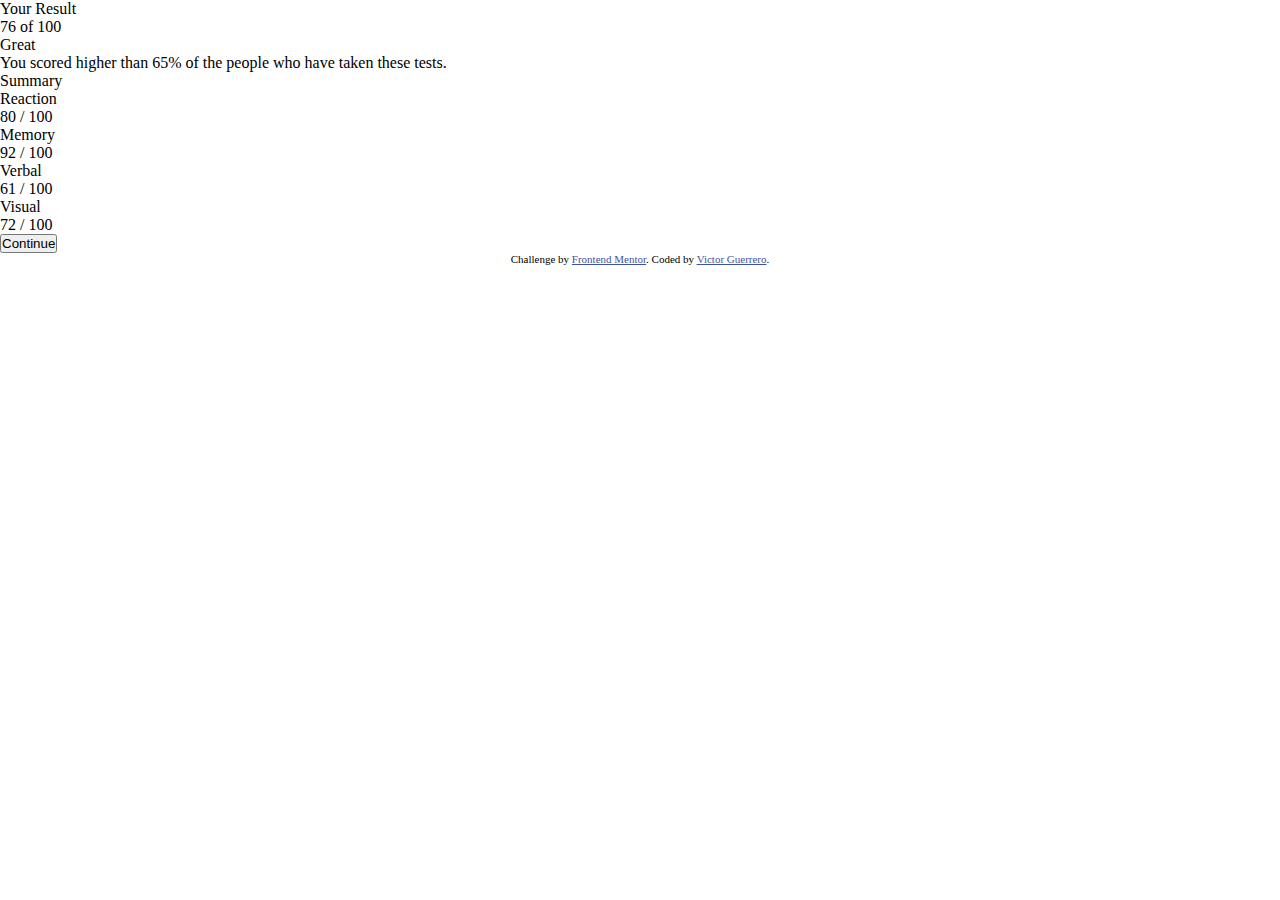
<file: results-summary-component-main/index.html>
<!DOCTYPE html>
<html lang="en">
  <head>
    <meta charset="UTF-8" />
    <meta name="viewport" content="width=device-width, initial-scale=1.0" />
    <!-- displays site properly based on user's device -->

    <link
      rel="icon"
      type="image/png"
      sizes="32x32"
      href="./assets/images/favicon-32x32.png"
    />

    <title>Frontend Mentor | Results summary component</title>
    <link rel="stylesheet" href="styles/styles.css" />
  </head>
  <body>
    <div class="container">
      <div class="score">
        <p class="score__title">Your Result</p>
        <div class="score__number">76 of 100</div>
        <p class="score__rank">Great</p>
        <p class="score__description">
          You scored higher than 65% of the people who have taken these tests.
        </p>
      </div>
      <div class="summary">
        <p class="summary__title">Summary</p>
        <div class="summary__category">
          <div class="summary__icon"></div>
          <p class="summary__class">Reaction</p>
          <p class="summary_score">80 <span>/ 100</span></p>
        </div>
        <div class="summary__category">
          <div class="summary__icon"></div>
          <p class="summary__class">Memory</p>
          <p class="summary_score">92 <span>/ 100</span></p>
        </div>
        <div class="summary__category">
          <div class="summary__icon"></div>
          <p class="summary__class">Verbal</p>
          <p class="summary_score">61 <span>/ 100</span></p>
        </div>
        <div class="summary__category">
          <div class="summary__icon"></div>
          <p class="summary__class">Visual</p>
          <p class="summary_score">72 <span>/ 100</span></p>
        </div>
        <div class="summary__btn">
          <button>Continue</button>
        </div>
      </div>
    </div>
    <div class="attribution">
      Challenge by
      <a href="https://www.frontendmentor.io?ref=challenge" target="_blank"
        >Frontend Mentor</a
      >. Coded by <a href="#">Victor Guerrero</a>.
    </div>
  </body>
</html>
</file>
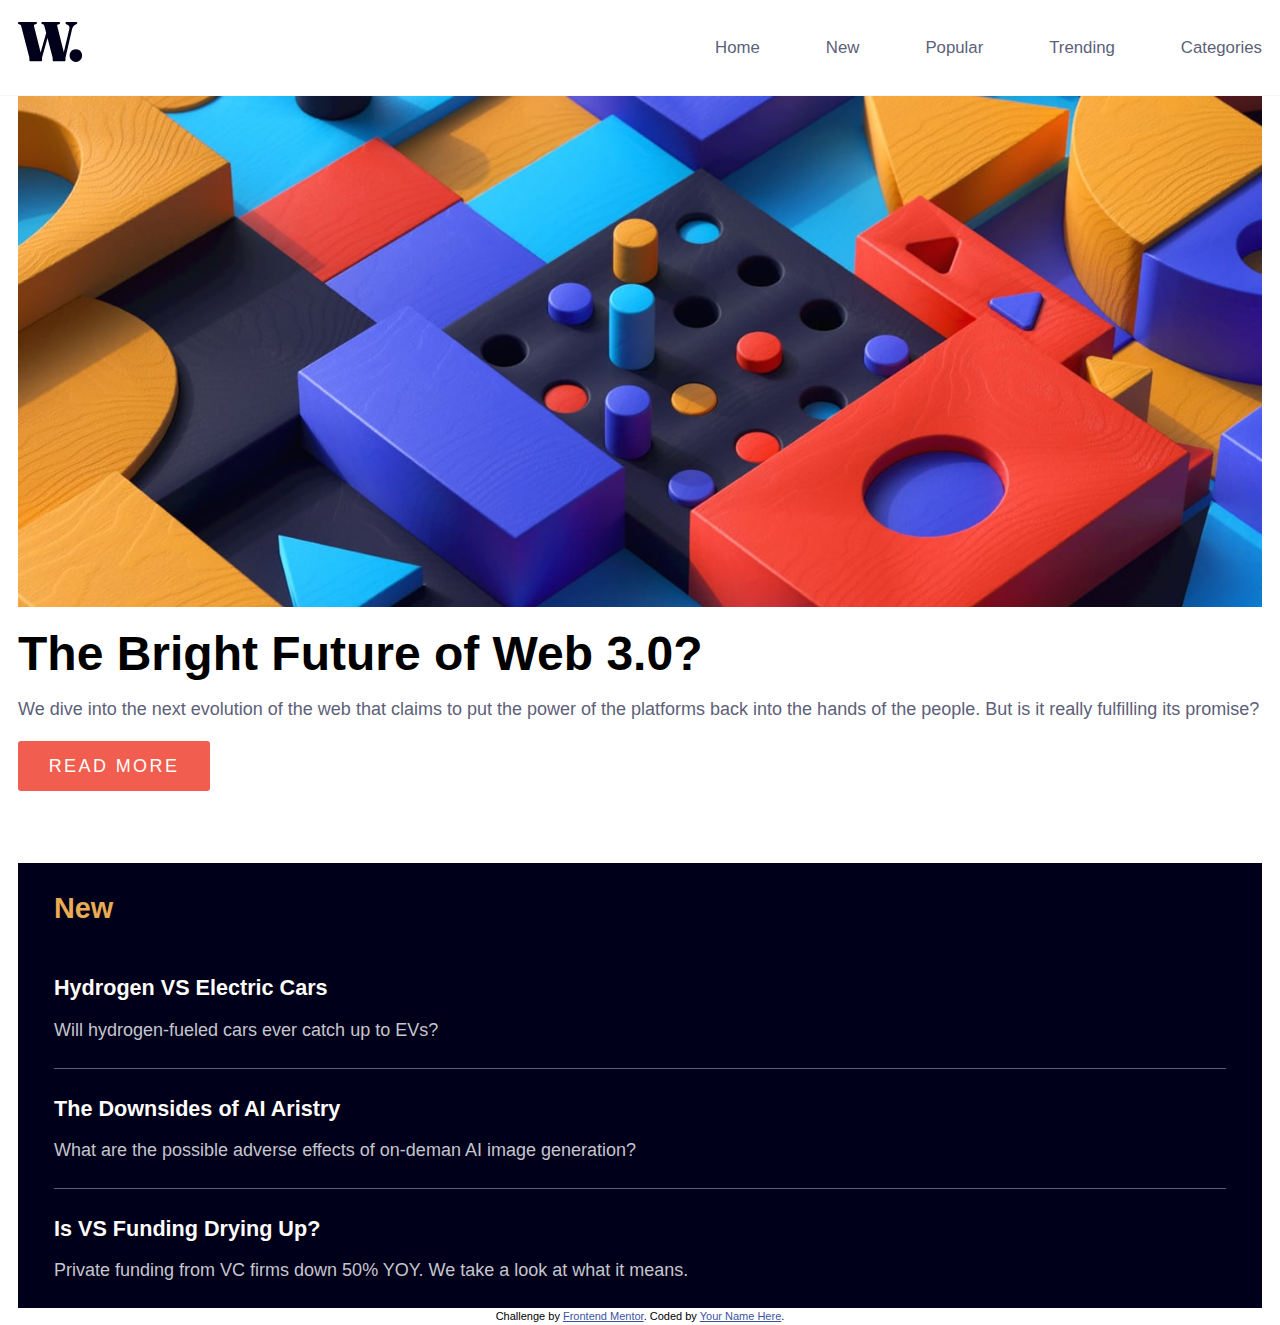
<file: easy-news-homepage/news-homepage-main/index.html>
<!DOCTYPE html>
<html lang="en">
  <head>
    <meta charset="UTF-8" />
    <meta name="viewport" content="width=device-width, initial-scale=1.0" />
    <title>Frontend Mentor | News homepage</title>
    <link
      rel="stylesheet"
      href="https://cdnjs.cloudflare.com/ajax/libs/font-awesome/6.1.2/css/all.min.css"
      integrity="sha512-1sCRPdkRXhBV2PBLUdRb4tMg1w2YPf37qatUFeS7zlBy7jJI8Lf4VHwWfZZfpXtYSLy85pkm9GaYVYMfw5BC1A=="
      crossorigin="anonymous"
      referrerpolicy="no-referrer"
    />
    <link
      rel="icon"
      type="image/png"
      sizes="32x32"
      href="./images/favicon-32x32.png"
    />
    <link rel="stylesheet" href="styles/css/styles.css" />
    <script src="scripts/app.js" defer></script>
  </head>
  <body>
    <div class="backdrop"></div>
    <nav class="nav">
      <div class="nav__wrapper">
        <div class="nav__brand-wrapper">
          <a href="#" class="nav__brand">
            <img src="assets/images/logo.svg" alt="" />
          </a>
        </div>
        <ul class="nav__list">
          <li class="nav__item">
            <a href="#" class="nav__link">Home</a>
          </li>
          <li class="nav__item">
            <a href="#" class="nav__link">New</a>
          </li>
          <li class="nav__item">
            <a href="#" class="nav__link">Popular</a>
          </li>
          <li class="nav__item">
            <a href="#" class="nav__link">Trending</a>
          </li>
          <li class="nav__item">
            <a href="#" class="nav__link">Categories</a>
          </li>
        </ul>
        <div class="burger-icon">
          <i id="burger-icon" class="fa-solid fa-bars"></i>
        </div>
      </div>
    </nav>

    <aside class="side-drawer">
      <div class="x-icon">
        <i id="x-icon" class="fa-solid fa-xmark"></i>
      </div>
      <ul class="side-drawer__items">
        <li class="side-drawer__item">
          <a href="#" class="side-drawer__link">Home</a>
        </li>
        <li class="side-drawer__item">
          <a href="#" class="side-drawer__link">New</a>
        </li>
        <li class="side-drawer__item">
          <a href="#" class="side-drawer__link">Popular</a>
        </li>
        <li class="side-drawer__item">
          <a href="#" class="side-drawer__link">Trending</a>
        </li>
        <li class="side-drawer__item">
          <a href="#" class="side-drawer__link">Categories</a>
        </li>
      </ul>
    </aside>

    <main class="head-article">
      <div class="head-article__wrapper">
        <div>
          <picture>
            <source
              media="(max-width: 756px)"
              srcset="assets/images/image-web-3-mobile.jpg"
              class="head-article__image"
            />
            <source
              media="(min-width: 757px)"
              srcset="assets/images/image-web-3-desktop.jpg"
              class="head-article__image"
            />
            <img
              src="assets/images/image-web-3-desktop.jpg"
              class="head-article__image"
            />
          </picture>
        </div>
        <h1 class="head-article__heading">The Bright Future of Web 3.0?</h1>
        <p class="head-article__text">
          We dive into the next evolution of the web that claims to put the
          power of the platforms back into the hands of the people. But is it
          really fulfilling its promise?
        </p>
        <div class="btn-wrapper">
          <button class="head-article__btn">READ MORE</button>
        </div>
      </div>
    </main>

    <aside class="new-articles">
      <div class="new-articles__wrapper">
        <h2 class="new-articles__header">New</h2>
        <ul class="new-articles__list">
          <li class="new-articles__item">
            <h3 class="new-articles__item-header">Hydrogen VS Electric Cars</h3>
            <p class="new-articles__item-body">
              Will hydrogen-fueled cars ever catch up to EVs?
            </p>
            <div class="border"></div>
          </li>
          <li class="new-articles__item">
            <h3 class="new-articles__item-header">
              The Downsides of AI Aristry
            </h3>
            <p class="new-articles__item-body">
              What are the possible adverse effects of on-deman AI image
              generation?
            </p>
            <div class="border"></div>
          </li>
          <li class="new-articles__item">
            <h3 class="new-articles__item-header">Is VS Funding Drying Up?</h3>
            <p class="new-articles__item-body">
              Private funding from VC firms down 50% YOY. We take a look at what
              it means.
            </p>
          </li>
        </ul>
      </div>
    </aside>

    <div class="attribution">
      Challenge by
      <a href="https://www.frontendmentor.io?ref=challenge" target="_blank"
        >Frontend Mentor</a
      >. Coded by <a href="#">Your Name Here</a>.
    </div>
  </body>
</html>

<!-- 
  The Bright Future of Web 3.0? We dive
    into the next evolution of the web that claims to put the power of the
    platforms back into the hands of the people. But is it really fulfilling its
    promise? Read more New Hydrogen VS Electric Cars Will hydrogen-fueled cars
    ever catch up to EVs? The Downsides of AI Artistry What are the possible
    adverse effects of on-demand AI image generation? Is VC Funding Drying Up?
    Private funding by VC firms is down 50% YOY. We take a look at what that
    means. 01 Reviving Retro PCs What happens when old PCs are given modern
    upgrades? 02 Top 10 Laptops of 2022 Our best picks for various needs and
    budgets. 03 The Growth of Gaming How the pandemic has sparked fresh
    opportunities.
 -->
</file>
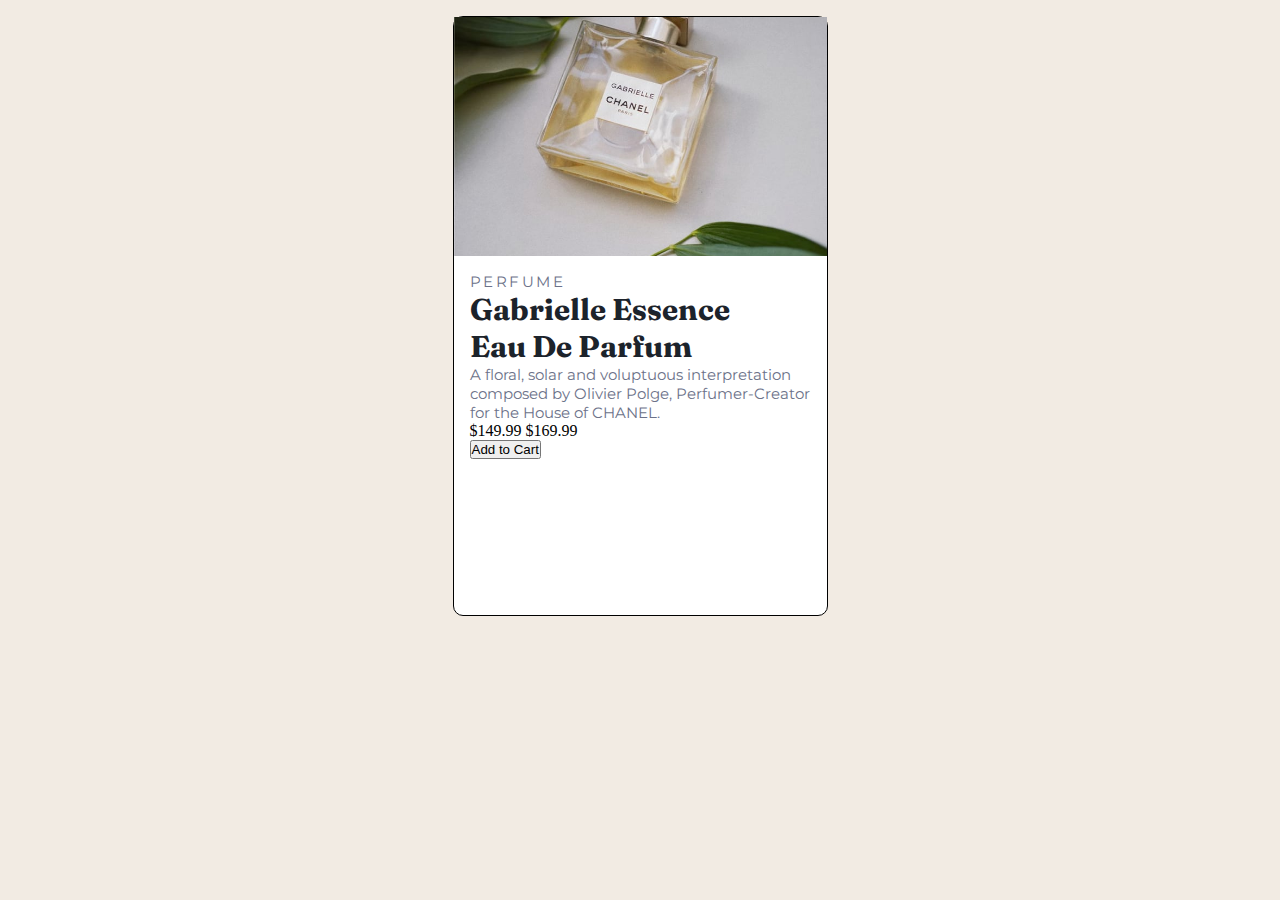
<file: easy-product-card/product-preview-card-component-main/index.html>
<!DOCTYPE html>
<html lang="en">
  <head>
    <meta charset="UTF-8" />
    <meta name="viewport" content="width=device-width, initial-scale=1.0" />
    <!-- displays site properly based on user's device -->
    <link
      rel="icon"
      type="image/png"
      sizes="32x32"
      href="./images/favicon-32x32.png"
    />
    <title>Frontend Mentor | Product preview card component</title>
    <link rel="stylesheet" href="styles.css" />
  </head>
  <body>
    <main>
      <article class="card__container">
        <figure class="card__img__container">
          <!-- <img
            src="images/image-product-mobile.jpg"
            alt="zoomed in perfume"
            class="card-img"
          /> -->
        </figure>

        <div class="card-content">
          <header>
            <p class="sub-title">Perfume</p>
            <h2 class="title">Gabrielle Essence</h2>
            <h2 class="title">Eau De Parfum</h2>
          </header>
          <section class="card-text">
            <p>
              A floral, solar and voluptuous interpretation composed by Olivier
              Polge, Perfumer-Creator for the House of CHANEL.
            </p>
          </section>
          <section class="price-section">
            <span class="main-price">$149.99</span>
            <span class="old-price">$169.99</span>
          </section>
          <section class="btn-container">
            <button class="cart-btn">Add to Cart</button>
          </section>
        </div>
      </article>
    </main>
  </body>
</html>
</file>
<file: results-summary-component-main/styles/styles.css>
*,
*::after,
*::before {
  margin: 0;
  padding: 0;
  box-sizing: border-box;
}

.attribution {
  font-size: 11px;
  text-align: center;
}
.attribution a {
  color: hsl(228, 45%, 44%);
}
</file>
<file: easy-news-homepage/news-homepage-main/styles/css/styles.css>
@font-face {
  font-family: "Inter";
  src: url(../../../assets/fonts/Inter-VariableFont_slntwght.ttf) format("ttf");
}
html {
  font-size: 62.5%;
}
@media screen and (min-width: 47.25rem) {
  html {
    font-size: 75%;
  }
}

body {
  font-family: "Inter", sans-serif;
  font-weight: 400;
  line-height: 1.5;
}

p {
  font-size: 1.5rem;
}

.attribution {
  font-size: 11px;
  text-align: center;
}

.attribution a {
  color: hsl(228deg, 45%, 44%);
}

* {
  margin: 0;
  padding: 0;
  box-sizing: border-box;
}

.nav {
  width: 100%;
  height: 8rem;
  background-color: #fff;
  position: fixed;
  top: 0;
  left: 0;
  border-bottom: 0.1rem solid #f3f4f6;
  display: flex;
  justify-content: center;
}
.nav__wrapper {
  width: 100%;
  max-width: 144rem;
  padding: 0 1.5rem;
  display: flex;
  justify-content: space-between;
  align-items: center;
}
.nav__brand {
  text-decoration: none;
  text-transform: capitalize;
  color: #000;
  font-size: 2.2rem;
  font-weight: 600;
}
.nav__list {
  list-style: none;
  display: none;
}
@media screen and (min-width: 47.25rem) {
  .nav__list {
    display: flex;
  }
}
.nav__link {
  text-decoration: none;
  color: hsl(236deg, 13%, 42%);
  font-size: 1.4rem;
  font-weight: 500;
  padding: 0 5.5rem;
}
.nav__link:last-of-type {
  padding-right: 0;
}
.nav__link:hover {
  color: orange;
}
.nav .burger-icon {
  cursor: pointer;
  display: block;
  font-size: 2.8rem;
}
@media screen and (min-width: 47.25rem) {
  .nav .burger-icon {
    display: none;
  }
}

.side-drawer {
  position: absolute;
  height: 100%;
  width: 65%;
  top: 0;
  right: 0;
  background-color: #fff;
  display: flex;
  flex-direction: column;
  align-items: center;
  gap: 28px;
  display: none;
  z-index: 10;
  padding-left: 2rem;
}
.side-drawer__items {
  display: flex;
  flex-direction: column;
  justify-content: center;
  width: 100%;
  height: 60%;
  margin-top: 7rem;
  gap: 4rem;
  list-style: none;
}
.side-drawer__link {
  font-size: 3rem;
  text-decoration: none;
  color: #000;
}
.side-drawer.show {
  display: block;
}

.x-icon {
  position: absolute;
  top: 8px;
  right: 14px;
  font-size: 3.8rem;
  cursor: pointer;
}

.backdrop {
  position: fixed;
  top: 0;
  left: 0;
  width: 100%;
  height: 100%;
  background-color: rgba(0, 0, 0, 0.7);
  display: none;
  z-index: 5;
}

.head-article {
  width: 100%;
  margin-top: 8rem;
}
.head-article__wrapper {
  max-width: 144rem;
  width: 100%;
  padding: 0 1.5rem;
}
.head-article__image {
  width: 100%;
}
.head-article__heading {
  font-size: 4rem;
  line-height: 1;
  margin-top: 1.5rem;
  margin-bottom: 1.5rem;
}
.head-article__text {
  font-size: 1.5rem;
  line-height: 1.5;
  color: hsl(236deg, 13%, 42%);
  margin-bottom: 1.5rem;
}
.head-article__btn {
  font-size: 1.5rem;
  border-radius: 3px;
  width: 16rem;
  background-color: hsl(5deg, 85%, 63%);
  text-transform: uppercase;
  letter-spacing: 0.2rem;
  color: hsl(36deg, 100%, 99%);
  padding: 1.2rem 0.5rem;
  border: none;
  cursor: pointer;
}
.head-article__btn:hover {
  background-color: hsl(240deg, 100%, 5%);
  color: hsl(36deg, 100%, 99%);
}

.new-articles {
  width: 100%;
  padding: 0 1.5rem;
  margin-top: 6rem;
}
.new-articles__wrapper {
  width: 100%;
  padding: 2rem 3rem;
  background-color: hsl(240deg, 100%, 5%);
}
.new-articles__header {
  color: hsl(35deg, 77%, 62%);
  font-size: 2.4rem;
}
.new-articles__list {
  padding-top: 1.5rem;
}
.new-articles__item {
  list-style: none;
}
.new-articles .border {
  padding-top: 2rem;
  border-bottom: 1px solid hsl(236deg, 13%, 42%);
}
.new-articles__item-header {
  padding-top: 2rem;
  font-size: 1.8rem;
  color: hsl(36deg, 100%, 99%);
}
.new-articles__item-body {
  padding-top: 1rem;
  color: hsl(233deg, 8%, 79%);
  font-size: 1.5rem;
}

/*# sourceMappingURL=styles.css.map */
</file>
<file: easy-product-card/product-preview-card-component-main/styles.css>
@import url("https://fonts.googleapis.com/css2?family=Fraunces:opsz,wght@9..144,700&family=Montserrat:wght@500;700&display=swap");

*,
*::after,
*::before {
  box-sizing: border-box;
  margin: 0;
  padding: 0;
}

:root {
  --primary-cream: hsl(30, 38%, 92%);
  --primary-dark-cyan: hsl(158, 36%, 37%);
  --neutral-dark-blue: hsl(212, 21%, 14%);
  --neutral-gray-blue: hsl(228, 12%, 48%);
  --neutral-white: hsl(0, 0%, 100%);

  --paragraph-text: 14px;
}

main {
  height: 100vh;
  width: 100vw;
  background-color: var(--primary-cream);
  display: flex;
  align-content: center;
  justify-content: center;
}

.card__container {
  display: flex;
  flex-direction: column;
  width: 375px;
  height: 600px;
  margin-top: 1rem;
  border: 1px solid black;
  border-radius: 10px;
  background-color: var(--neutral-white);
}

.card__img__container {
  background-image: url(images/image-product-mobile.jpg);
  height: 40%;
  background-position: center;
  background-size: cover;
}

.card-img {
  width: 100%;
}

.card-content {
  padding: 1rem;
}

.sub-title,
.card-text {
  font-family: Montserrat;
  color: var(--neutral-gray-blue);
  font-size: 15px;
}

.sub-title {
  text-transform: uppercase;
  letter-spacing: 2.5px;
}

.title {
  font-family: Fraunces;
  color: var(--neutral-dark-blue);
  font-size: 30px;
}
</file>
